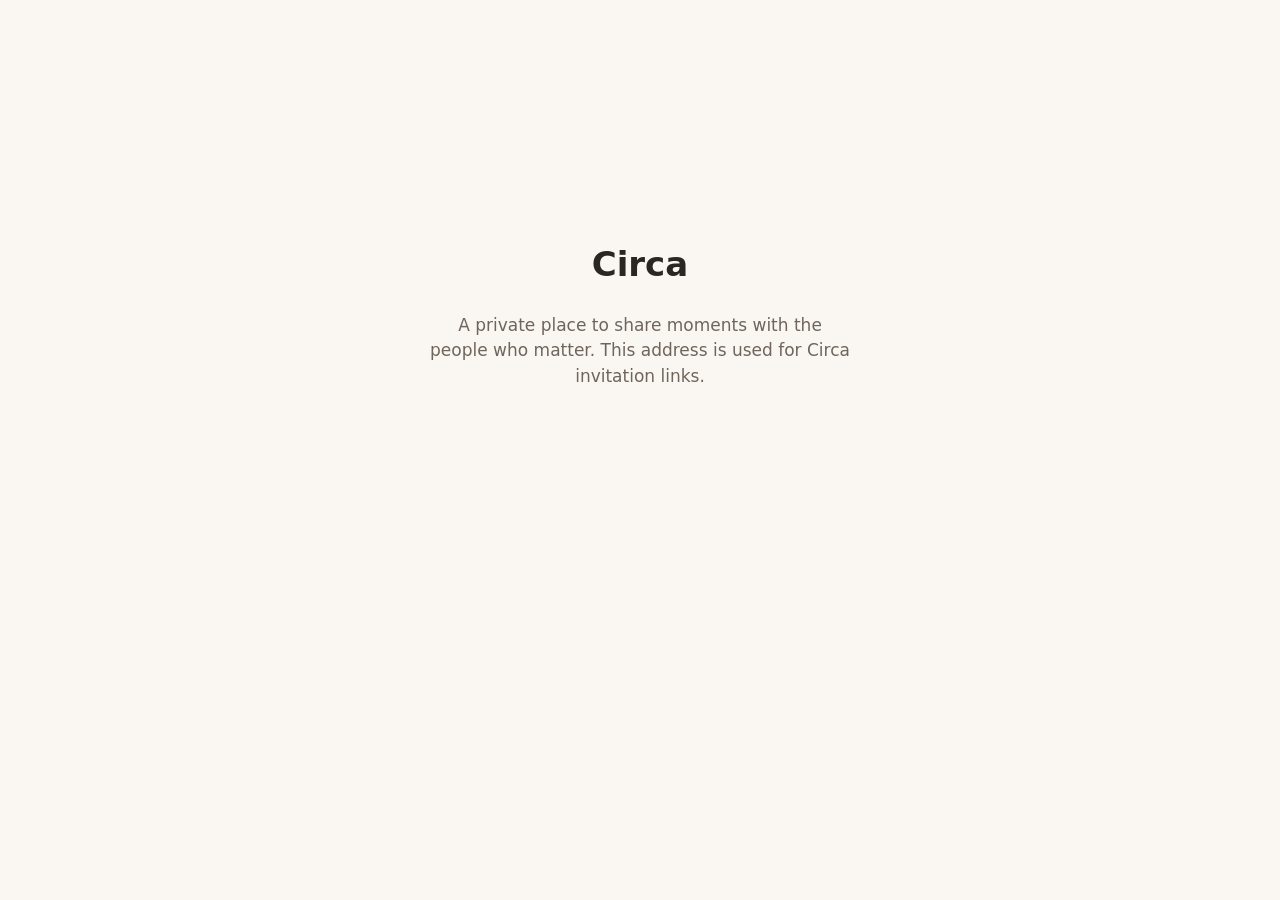
<file: index.html>
<!doctype html>
<html lang="en"><head><meta charset="utf-8"><meta name="viewport" content="width=device-width, initial-scale=1"><meta name="robots" content="noindex, nofollow"><title>Circa</title>
<style>html,body{margin:0;background:#faf7f2;color:#2b2622;font:17px/1.5 -apple-system,system-ui,sans-serif}main{max-width:420px;margin:0 auto;padding:24vh 24px;text-align:center}p{color:#6f655d}@media(prefers-color-scheme:dark){html,body{background:#1d1a17;color:#f3ede6}p{color:#a39a90}}</style></head>
<body><main><h1>Circa</h1><p>A private place to share moments with the people who matter. This address is used for Circa invitation links.</p></main></body></html>
</file>
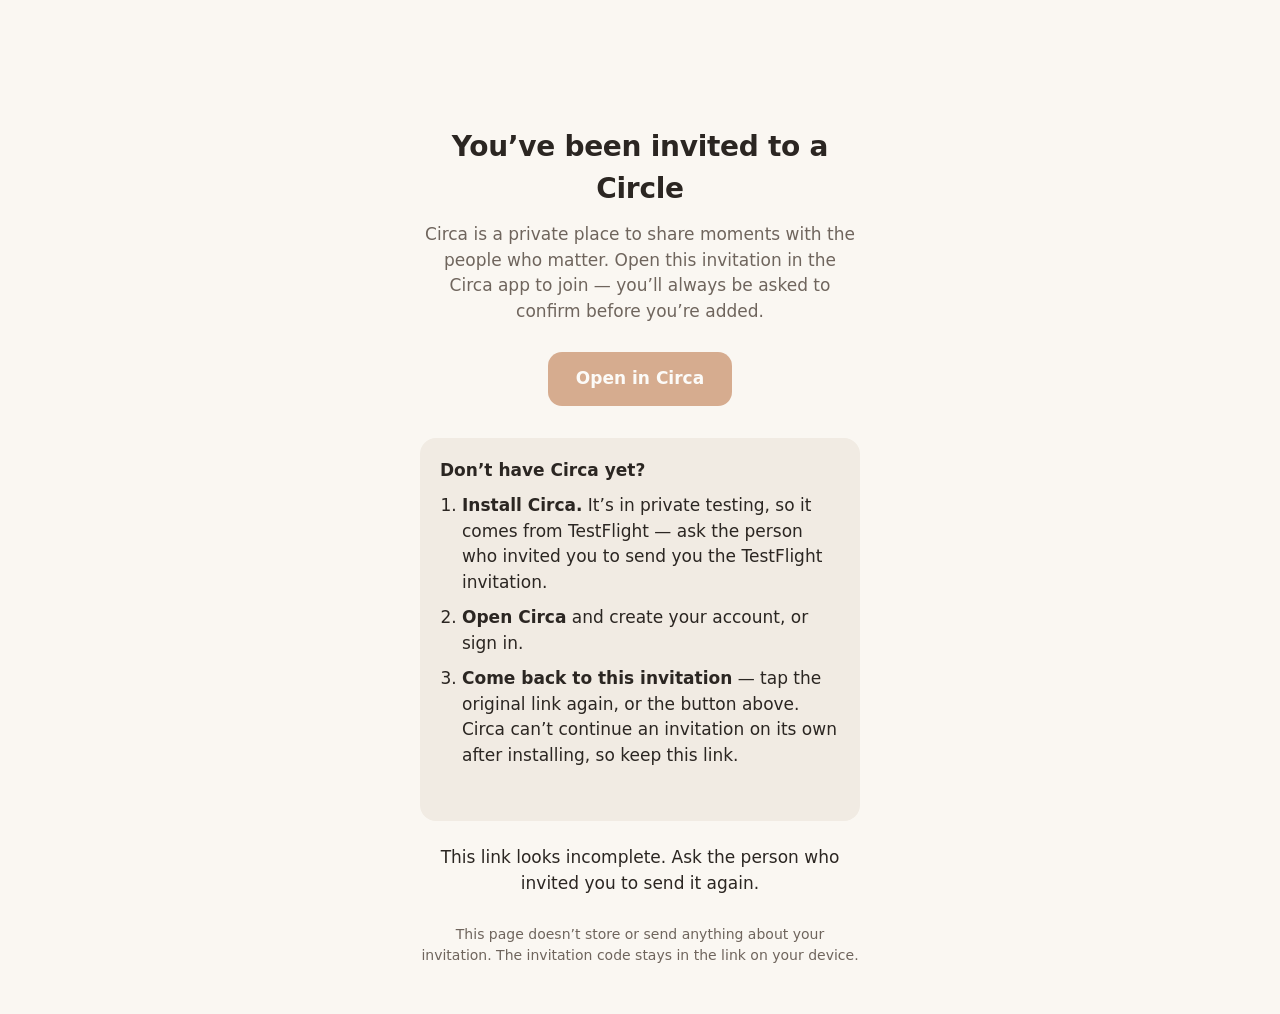
<file: invite/index.html>
<!doctype html>
<html lang="en">
<head>
<meta charset="utf-8">
<meta name="viewport" content="width=device-width, initial-scale=1">
<meta name="robots" content="noindex, nofollow">
<meta name="referrer" content="no-referrer">
<meta http-equiv="Content-Security-Policy" content="default-src 'none'; style-src 'sha256-fGoI2GLkoqPfsOCXV9v4eamvV64mCv2fw1fupksi+jw='; script-src 'sha256-VQmhbmAotjKVwLwN32L0Rey53uBmEvlFjRpzQVtsyVI='; base-uri 'none'; form-action 'none'">
<title>Join a Circle on Circa</title>
<style>:root{color-scheme:light dark;--bg:#faf7f2;--fg:#2b2622;--muted:#6f655d;--accent:#b4632f;--card:#f1ebe3}
@media (prefers-color-scheme:dark){:root{--bg:#1d1a17;--fg:#f3ede6;--muted:#a39a90;--accent:#e08a55;--card:#27231f}}
html,body{margin:0;background:var(--bg);color:var(--fg);font:17px/1.5 -apple-system,BlinkMacSystemFont,"SF Pro Text",system-ui,sans-serif}
main{max-width:440px;margin:0 auto;padding:14vh 24px 48px;text-align:center}
h1{font-size:28px;font-weight:600;letter-spacing:-.01em;margin:0 0 12px}
h2{font-size:17px;font-weight:600;margin:0 0 10px}
.lede{color:var(--muted);margin:0 0 28px}
a.button{display:inline-block;background:var(--accent);color:#fff;text-decoration:none;font-weight:600;padding:14px 28px;border-radius:14px}
a.button:focus-visible,button:focus-visible{outline:3px solid var(--accent);outline-offset:3px}
.steps{text-align:left;background:var(--card);border-radius:16px;padding:20px 20px 16px;margin:32px 0 0}
.steps ol{margin:0 0 16px;padding-left:22px;color:var(--fg)}
.steps li{margin:0 0 10px}
button.secondary{font:inherit;font-weight:600;color:var(--accent);background:transparent;border:1.5px solid var(--accent);border-radius:12px;padding:10px 16px;cursor:pointer}
.status{min-height:1.5em;margin:10px 0 0;color:var(--muted);font-size:14px}
.broken{color:var(--fg);margin:24px 0 0}
small{display:block;margin-top:28px;color:var(--muted);font-size:14px}</style>
</head>
<body>
<main>
  <h1>You’ve been invited to a Circle</h1>
  <p class="lede">Circa is a private place to share moments with the people who matter. Open this invitation in the Circa app to join — you’ll always be asked to confirm before you’re added.</p>

  <a class="button" id="open" href="circa://invite" role="button">Open in Circa</a>

  <section class="steps" id="steps" aria-labelledby="steps-title">
    <h2 id="steps-title">Don’t have Circa yet?</h2>
    <ol>
      <li><strong>Install Circa.</strong> It’s in private testing, so it comes from TestFlight — ask the person who invited you to send you the TestFlight invitation.</li>
      <li><strong>Open Circa</strong> and create your account, or sign in.</li>
      <li><strong>Come back to this invitation</strong> — tap the original link again, or the button above. Circa can’t continue an invitation on its own after installing, so keep this link.</li>
    </ol>
    <button type="button" class="secondary" id="copy">Copy this invitation link</button>
    <p class="status" id="status" role="status" aria-live="polite"></p>
  </section>

  <p class="broken" id="broken" hidden>This link looks incomplete. Ask the person who invited you to send it again.</p>
  <small>This page doesn’t store or send anything about your invitation. The invitation code stays in the link on your device.</small>
</main>
<script>(function () {
  // The invitation code lives only in the URL fragment, which browsers never
  // send to a server. It is used here solely to hand the link to the app (and
  // to copy the link on request). Nothing is stored, logged or sent anywhere.
  var token = location.hash.replace(/^#/, "");
  var ok = /^[A-Za-z0-9]{16,128}$/.test(token);
  var open = document.getElementById("open");
  if (ok) {
    open.href = "circa://invite?token=" + encodeURIComponent(token);
  } else {
    document.getElementById("broken").hidden = false;
    open.setAttribute("aria-disabled", "true");
    open.style.opacity = "0.5";
    open.removeAttribute("href");
    document.getElementById("copy").hidden = true;
  }
  var status = document.getElementById("status");
  document.getElementById("copy").addEventListener("click", function () {
    var link = location.href;
    function done(msg) { status.textContent = msg; }
    if (navigator.clipboard && navigator.clipboard.writeText) {
      navigator.clipboard.writeText(link).then(function () { done("Link copied. Paste it into Notes or a message to yourself to keep it."); },
        function () { done("Couldn’t copy automatically — press and hold the address bar to copy the link."); });
    } else {
      done("Press and hold the address bar to copy the link.");
    }
  });
})();</script>
</body>
</html>
</file>
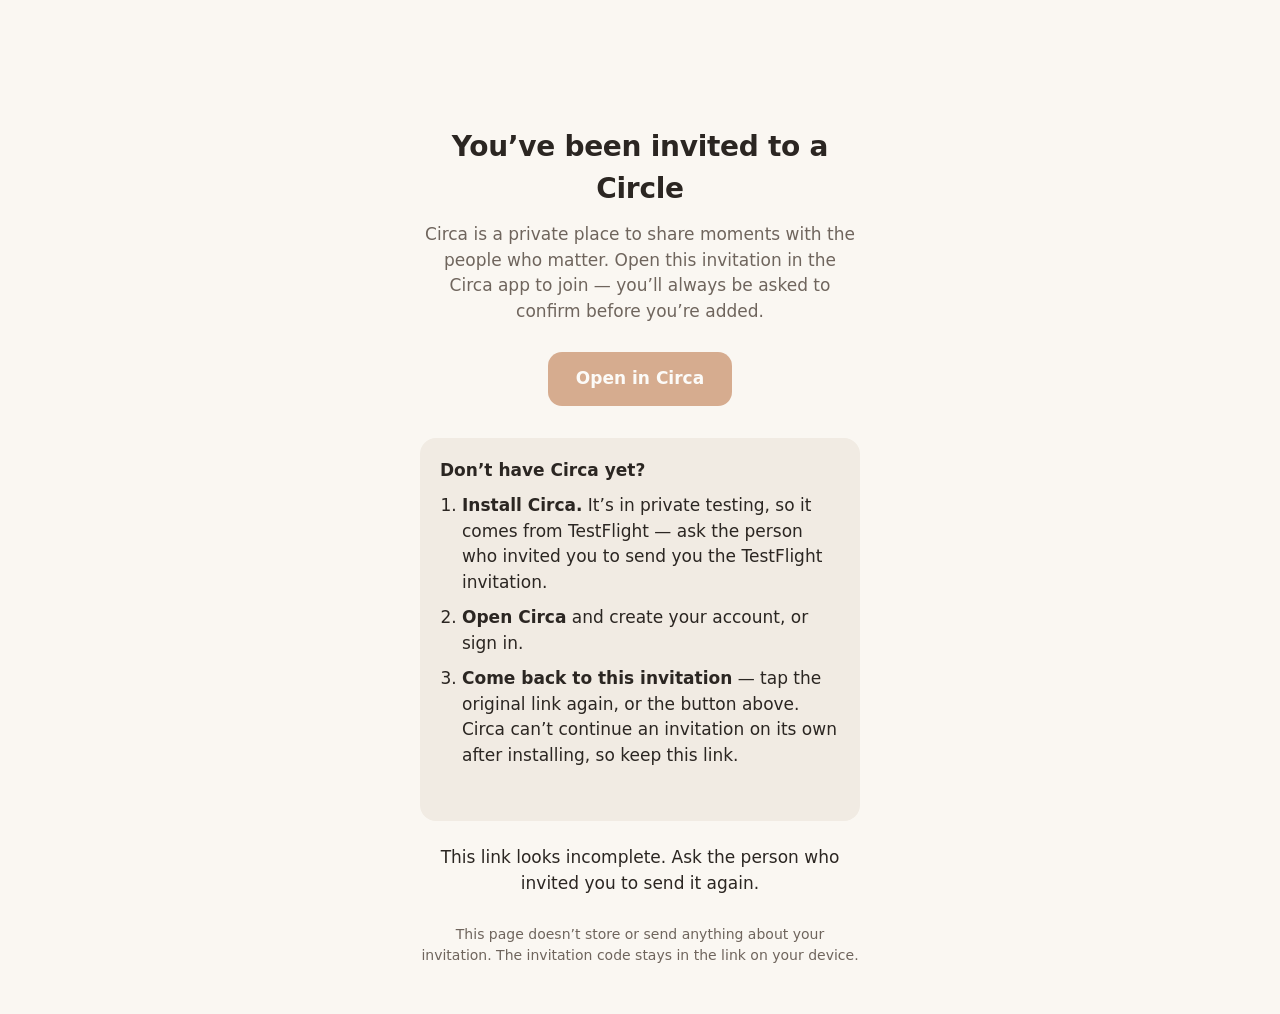
<file: join/index.html>
<!doctype html>
<html lang="en">
<head>
<meta charset="utf-8">
<meta name="viewport" content="width=device-width, initial-scale=1">
<meta name="robots" content="noindex, nofollow">
<meta name="referrer" content="no-referrer">
<meta http-equiv="Content-Security-Policy" content="default-src 'none'; style-src 'sha256-fGoI2GLkoqPfsOCXV9v4eamvV64mCv2fw1fupksi+jw='; script-src 'sha256-xVcau7ueht/FPSXhwL+vndrvfYPqLX4PBOONJ0DYEVg='; base-uri 'none'; form-action 'none'">
<title>Join a Circle on Circa</title>
<style>:root{color-scheme:light dark;--bg:#faf7f2;--fg:#2b2622;--muted:#6f655d;--accent:#b4632f;--card:#f1ebe3}
@media (prefers-color-scheme:dark){:root{--bg:#1d1a17;--fg:#f3ede6;--muted:#a39a90;--accent:#e08a55;--card:#27231f}}
html,body{margin:0;background:var(--bg);color:var(--fg);font:17px/1.5 -apple-system,BlinkMacSystemFont,"SF Pro Text",system-ui,sans-serif}
main{max-width:440px;margin:0 auto;padding:14vh 24px 48px;text-align:center}
h1{font-size:28px;font-weight:600;letter-spacing:-.01em;margin:0 0 12px}
h2{font-size:17px;font-weight:600;margin:0 0 10px}
.lede{color:var(--muted);margin:0 0 28px}
a.button{display:inline-block;background:var(--accent);color:#fff;text-decoration:none;font-weight:600;padding:14px 28px;border-radius:14px}
a.button:focus-visible,button:focus-visible{outline:3px solid var(--accent);outline-offset:3px}
.steps{text-align:left;background:var(--card);border-radius:16px;padding:20px 20px 16px;margin:32px 0 0}
.steps ol{margin:0 0 16px;padding-left:22px;color:var(--fg)}
.steps li{margin:0 0 10px}
button.secondary{font:inherit;font-weight:600;color:var(--accent);background:transparent;border:1.5px solid var(--accent);border-radius:12px;padding:10px 16px;cursor:pointer}
.status{min-height:1.5em;margin:10px 0 0;color:var(--muted);font-size:14px}
.broken{color:var(--fg);margin:24px 0 0}
small{display:block;margin-top:28px;color:var(--muted);font-size:14px}</style>
</head>
<body>
<main>
  <h1>You’ve been invited to a Circle</h1>
  <p class="lede">Circa is a private place to share moments with the people who matter. Open this invitation in the Circa app to join — you’ll always be asked to confirm before you’re added.</p>

  <a class="button" id="open" href="circa://join" role="button">Open in Circa</a>

  <section class="steps" id="steps" aria-labelledby="steps-title">
    <h2 id="steps-title">Don’t have Circa yet?</h2>
    <ol>
      <li><strong>Install Circa.</strong> It’s in private testing, so it comes from TestFlight — ask the person who invited you to send you the TestFlight invitation.</li>
      <li><strong>Open Circa</strong> and create your account, or sign in.</li>
      <li><strong>Come back to this invitation</strong> — tap the original link again, or the button above. Circa can’t continue an invitation on its own after installing, so keep this link.</li>
    </ol>
    <button type="button" class="secondary" id="copy">Copy this invitation link</button>
    <p class="status" id="status" role="status" aria-live="polite"></p>
  </section>

  <p class="broken" id="broken" hidden>This link looks incomplete. Ask the person who invited you to send it again.</p>
  <small>This page doesn’t store or send anything about your invitation. The invitation code stays in the link on your device.</small>
</main>
<script>(function () {
  // The invitation code lives only in the URL fragment, which browsers never
  // send to a server. It is used here solely to hand the link to the app (and
  // to copy the link on request). Nothing is stored, logged or sent anywhere.
  var token = location.hash.replace(/^#/, "");
  var ok = /^[A-Za-z0-9]{16,128}$/.test(token);
  var open = document.getElementById("open");
  if (ok) {
    open.href = "circa://join#" + encodeURIComponent(token);
  } else {
    document.getElementById("broken").hidden = false;
    open.setAttribute("aria-disabled", "true");
    open.style.opacity = "0.5";
    open.removeAttribute("href");
    document.getElementById("copy").hidden = true;
  }
  var status = document.getElementById("status");
  document.getElementById("copy").addEventListener("click", function () {
    var link = location.href;
    function done(msg) { status.textContent = msg; }
    if (navigator.clipboard && navigator.clipboard.writeText) {
      navigator.clipboard.writeText(link).then(function () { done("Link copied. Paste it into Notes or a message to yourself to keep it."); },
        function () { done("Couldn’t copy automatically — press and hold the address bar to copy the link."); });
    } else {
      done("Press and hold the address bar to copy the link.");
    }
  });
})();</script>
</body>
</html>
</file>
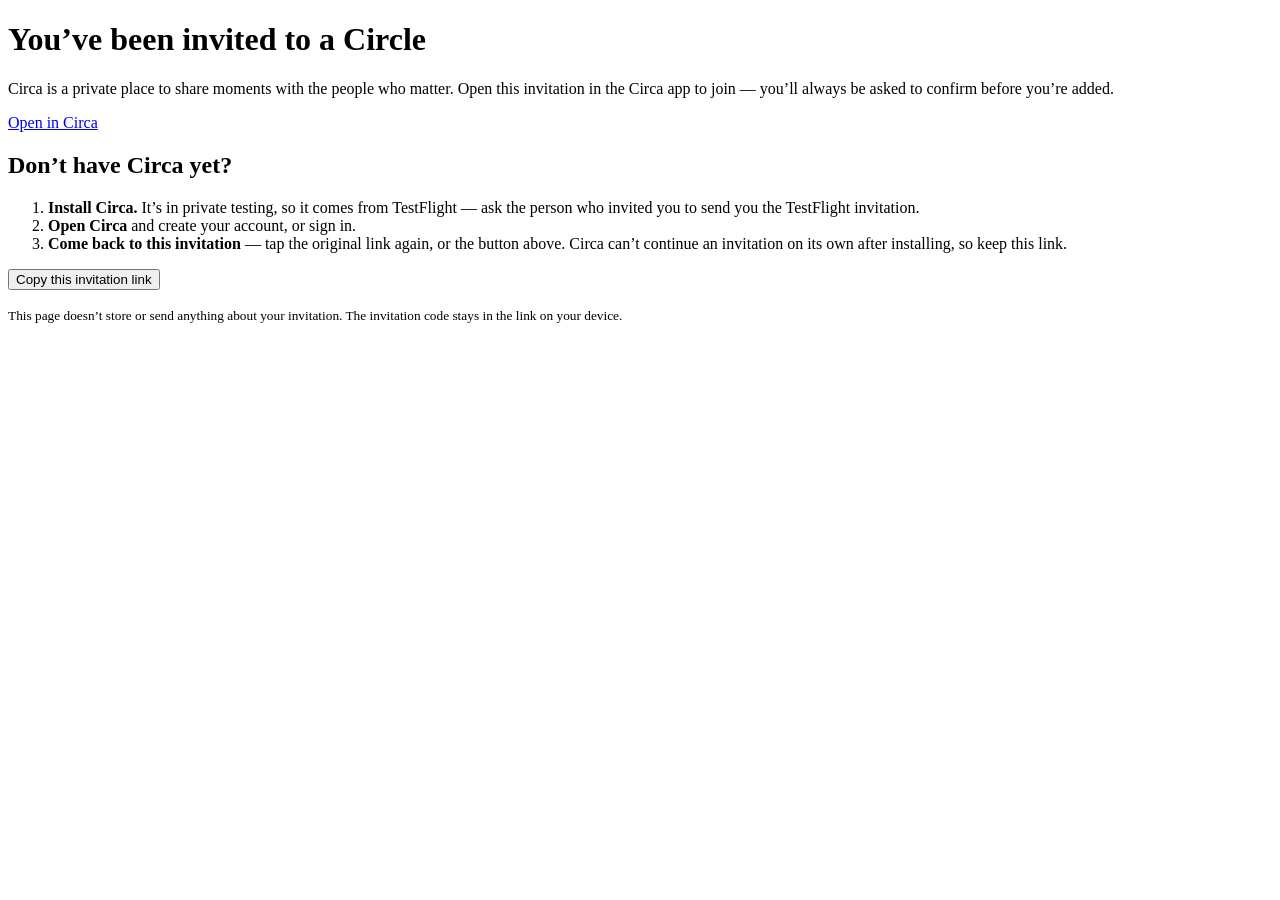
<file: tools/page.template.html>
<!doctype html>
<html lang="en">
<head>
<meta charset="utf-8">
<meta name="viewport" content="width=device-width, initial-scale=1">
<meta name="robots" content="noindex, nofollow">
<meta name="referrer" content="no-referrer">
<meta http-equiv="Content-Security-Policy" content="default-src 'none'; style-src 'sha256-@@STYLE_HASH@@'; script-src 'sha256-@@SCRIPT_HASH@@'; base-uri 'none'; form-action 'none'">
<title>Join a Circle on Circa</title>
<style>@@STYLE@@</style>
</head>
<body>
<main>
  <h1>You’ve been invited to a Circle</h1>
  <p class="lede">Circa is a private place to share moments with the people who matter. Open this invitation in the Circa app to join — you’ll always be asked to confirm before you’re added.</p>

  <a class="button" id="open" href="circa://@@SCHEME_PATH@@" role="button">Open in Circa</a>

  <section class="steps" id="steps" aria-labelledby="steps-title">
    <h2 id="steps-title">Don’t have Circa yet?</h2>
    <ol>
      <li><strong>Install Circa.</strong> It’s in private testing, so it comes from TestFlight — ask the person who invited you to send you the TestFlight invitation.</li>
      <li><strong>Open Circa</strong> and create your account, or sign in.</li>
      <li><strong>Come back to this invitation</strong> — tap the original link again, or the button above. Circa can’t continue an invitation on its own after installing, so keep this link.</li>
    </ol>
    <button type="button" class="secondary" id="copy">Copy this invitation link</button>
    <p class="status" id="status" role="status" aria-live="polite"></p>
  </section>

  <p class="broken" id="broken" hidden>This link looks incomplete. Ask the person who invited you to send it again.</p>
  <small>This page doesn’t store or send anything about your invitation. The invitation code stays in the link on your device.</small>
</main>
<script>@@SCRIPT@@</script>
</body>
</html>
</file>
